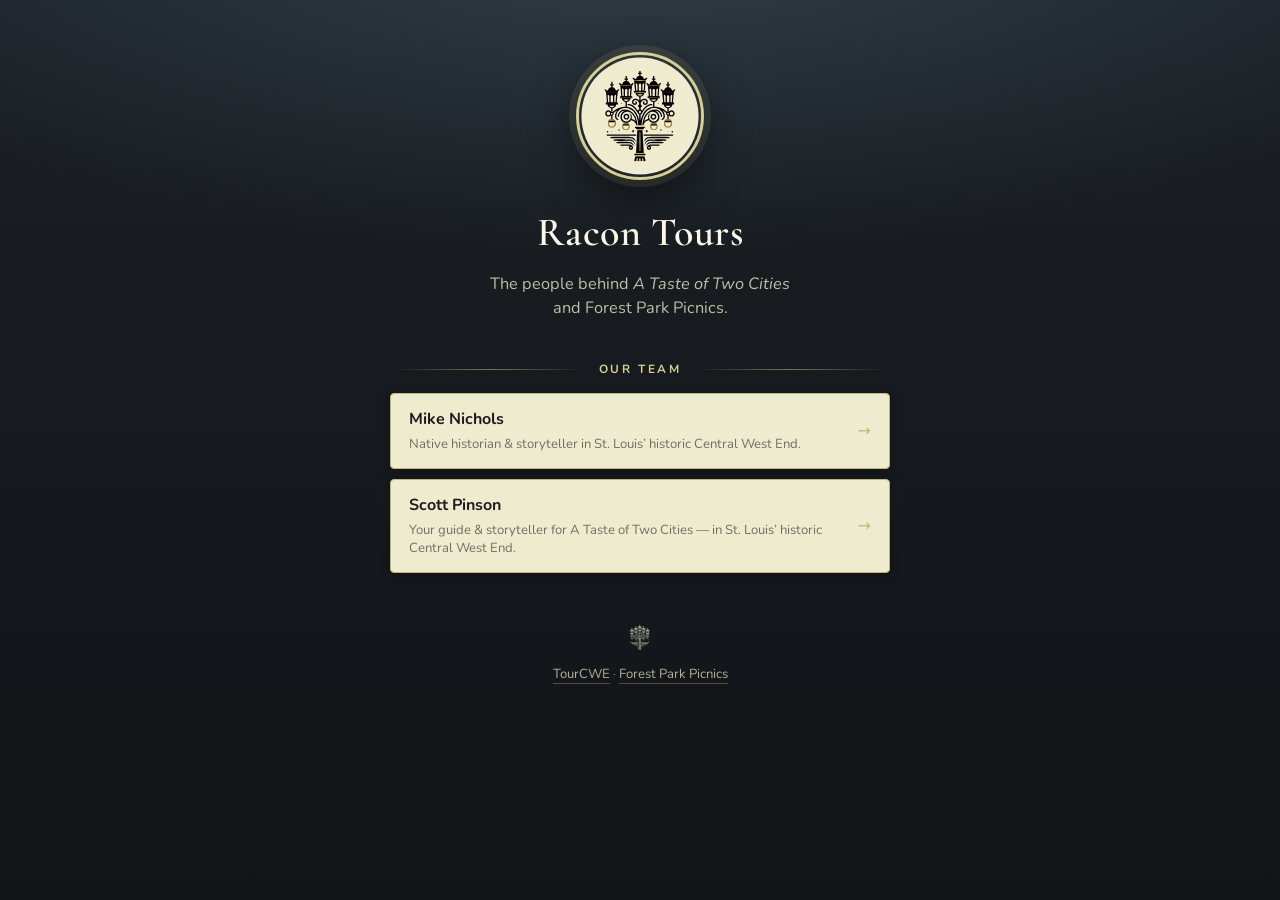
<file: index.html>
<!DOCTYPE html>
<html lang="en">
<head>
  <meta charset="UTF-8">
  <meta name="viewport" content="width=device-width, initial-scale=1.0">
  <meta name="robots" content="noindex, nofollow">
  <title>Racon Tours · Team</title>
  <meta name="description" content="Guides and team behind Racon Tours.">
  <link rel="icon" type="image/svg+xml" href="/assets/logo/favicon.svg">
  <link rel="icon" type="image/x-icon" href="/favicon.ico">
  <link rel="apple-touch-icon" sizes="180x180" href="/apple-touch-icon.png">
  <link rel="preconnect" href="https://fonts.googleapis.com">
  <link rel="preconnect" href="https://fonts.gstatic.com" crossorigin>
  <link href="https://fonts.googleapis.com/css2?family=Cormorant+Garamond:wght@400;500;600&family=Nunito:wght@400;600;700&display=swap" rel="stylesheet">
  <link rel="stylesheet" href="/css/profile.css?v=2026-06-01">
</head>
<body>
<main class="wrap">
  <header class="profile-head">
    <img class="avatar" src="/assets/logo/logo-on-cream-disc.svg" width="128" height="128" alt="Racon Tours">
    <h1 class="name">Racon Tours</h1>
    <p class="tagline">The people behind <em>A Taste of Two Cities</em> and Forest Park Picnics.</p>
  </header>

  <h2 class="section-title">Our Team</h2>
  <a class="link" href="/mike/">
    <span class="link__body"><span class="link__title">Mike Nichols</span><span class="link__sub">Native historian & storyteller in St. Louis’ historic Central West End.</span></span><span class="link__arrow">&#8594;</span>
  </a>
  <a class="link" href="/scott/">
    <span class="link__body"><span class="link__title">Scott Pinson</span><span class="link__sub">Your guide & storyteller for A Taste of Two Cities — in St. Louis’ historic Central West End.</span></span><span class="link__arrow">&#8594;</span>
  </a>

  <footer class="foot">
    <img class="foot__mark" src="/assets/logo/lamp-vector-inverse.svg" alt="" aria-hidden="true">
    <p><a href="https://tourcwe.com/">TourCWE</a> &middot; <a href="https://forestparkpicnics.com/">Forest Park Picnics</a></p>
  </footer>
</main>
</body>
</html>
</file>
<file: css/profile.css>
/* Racon Tours — team profile pages (link-in-bio)
   Brand tokens mirror tourcwe.com styles.css */
:root{
  --blue:#628395; --blue-dark:#4e6b7a;
  --gold:#d6ce93; --gold-dark:#bdb87a;
  --cream:#efebce; --cream-dark:#e4dfbd;
  --dark:#1c1c1c; --sage:#607466;
  --font-display:'Cormorant Garamond',Georgia,serif;
  --font-body:'Nunito',system-ui,sans-serif;
  --radius:4px;
}
*{box-sizing:border-box;margin:0;padding:0}
html{-webkit-text-size-adjust:100%}
body{
  font-family:var(--font-body);
  color:var(--cream);
  line-height:1.5;
  min-height:100vh;
  -webkit-font-smoothing:antialiased;
  background:#14171b;
  background:
    radial-gradient(120% 60% at 50% -8%, rgba(98,131,149,.30), transparent 60%),
    linear-gradient(180deg,#1b2026 0%,#15181c 60%,#121417 100%);
  background-attachment:fixed;
}

.wrap{max-width:540px;margin:0 auto;padding:52px 20px 56px}

/* ---- header ---- */
.profile-head{text-align:center}
.avatar{
  width:128px;height:128px;border-radius:50%;object-fit:cover;display:block;margin:0 auto;
  border:3px solid var(--gold);
  box-shadow:0 0 0 7px rgba(214,206,147,.10), 0 14px 44px rgba(0,0,0,.55);
}
.name{
  font-family:var(--font-display);font-weight:600;font-size:2.5rem;
  letter-spacing:.5px;margin-top:22px;color:#fbf7e6;
}
.tagline{
  color:rgba(239,235,206,.78);font-size:1.02rem;
  max-width:32ch;margin:10px auto 0;
}

/* ---- section divider ---- */
.section-title{
  display:flex;align-items:center;gap:14px;
  margin:40px 2px 14px;
  color:var(--gold);font-size:.74rem;font-weight:700;
  letter-spacing:.22em;text-transform:uppercase;
}
.section-title::before,.section-title::after{
  content:"";flex:1;height:1px;
  background:linear-gradient(90deg,transparent,rgba(214,206,147,.5),transparent);
}

/* ---- link cards ---- */
.link{
  display:flex;align-items:center;gap:14px;
  background:var(--cream);color:var(--dark);text-decoration:none;
  border:1px solid var(--gold-dark);border-radius:var(--radius);
  padding:15px 18px;margin:10px 0;
  box-shadow:0 2px 10px rgba(0,0,0,.28);
  transition:transform .15s ease,box-shadow .15s ease,background .15s ease;
}
.link:hover,.link:focus-visible{
  transform:translateY(-2px);background:#fffdf2;
  box-shadow:0 9px 24px rgba(0,0,0,.38);outline:none;
}
.link:focus-visible{border-color:var(--blue)}
.link__body{flex:1;min-width:0}
.link__title{display:block;font-weight:700;font-size:1rem;line-height:1.3}
.link__sub{display:block;font-size:.82rem;color:rgba(28,28,28,.6);margin-top:5px;line-height:1.4}
.link__arrow{color:var(--gold-dark);font-size:1rem;flex-shrink:0;transition:transform .15s ease}
.link:hover .link__arrow{transform:translate(2px,-2px)}

/* ---- footer ---- */
.foot{text-align:center;margin-top:50px;color:rgba(239,235,206,.5);font-size:.82rem}
.foot__mark{height:30px;width:auto;opacity:.65;margin:0 auto 12px;display:block}
.foot a{color:rgba(239,235,206,.72);text-decoration:none;border-bottom:1px solid rgba(214,206,147,.3)}
.foot a:hover{color:var(--gold)}

.loading{
  text-align:center;color:rgba(239,235,206,.55);
  font-size:.9rem;font-style:italic;margin:30px 0 10px;
}

@media (max-width:480px){
  .wrap{padding:40px 16px 48px}
  .name{font-size:2.1rem}
  .avatar{width:112px;height:112px}
}
</file>
